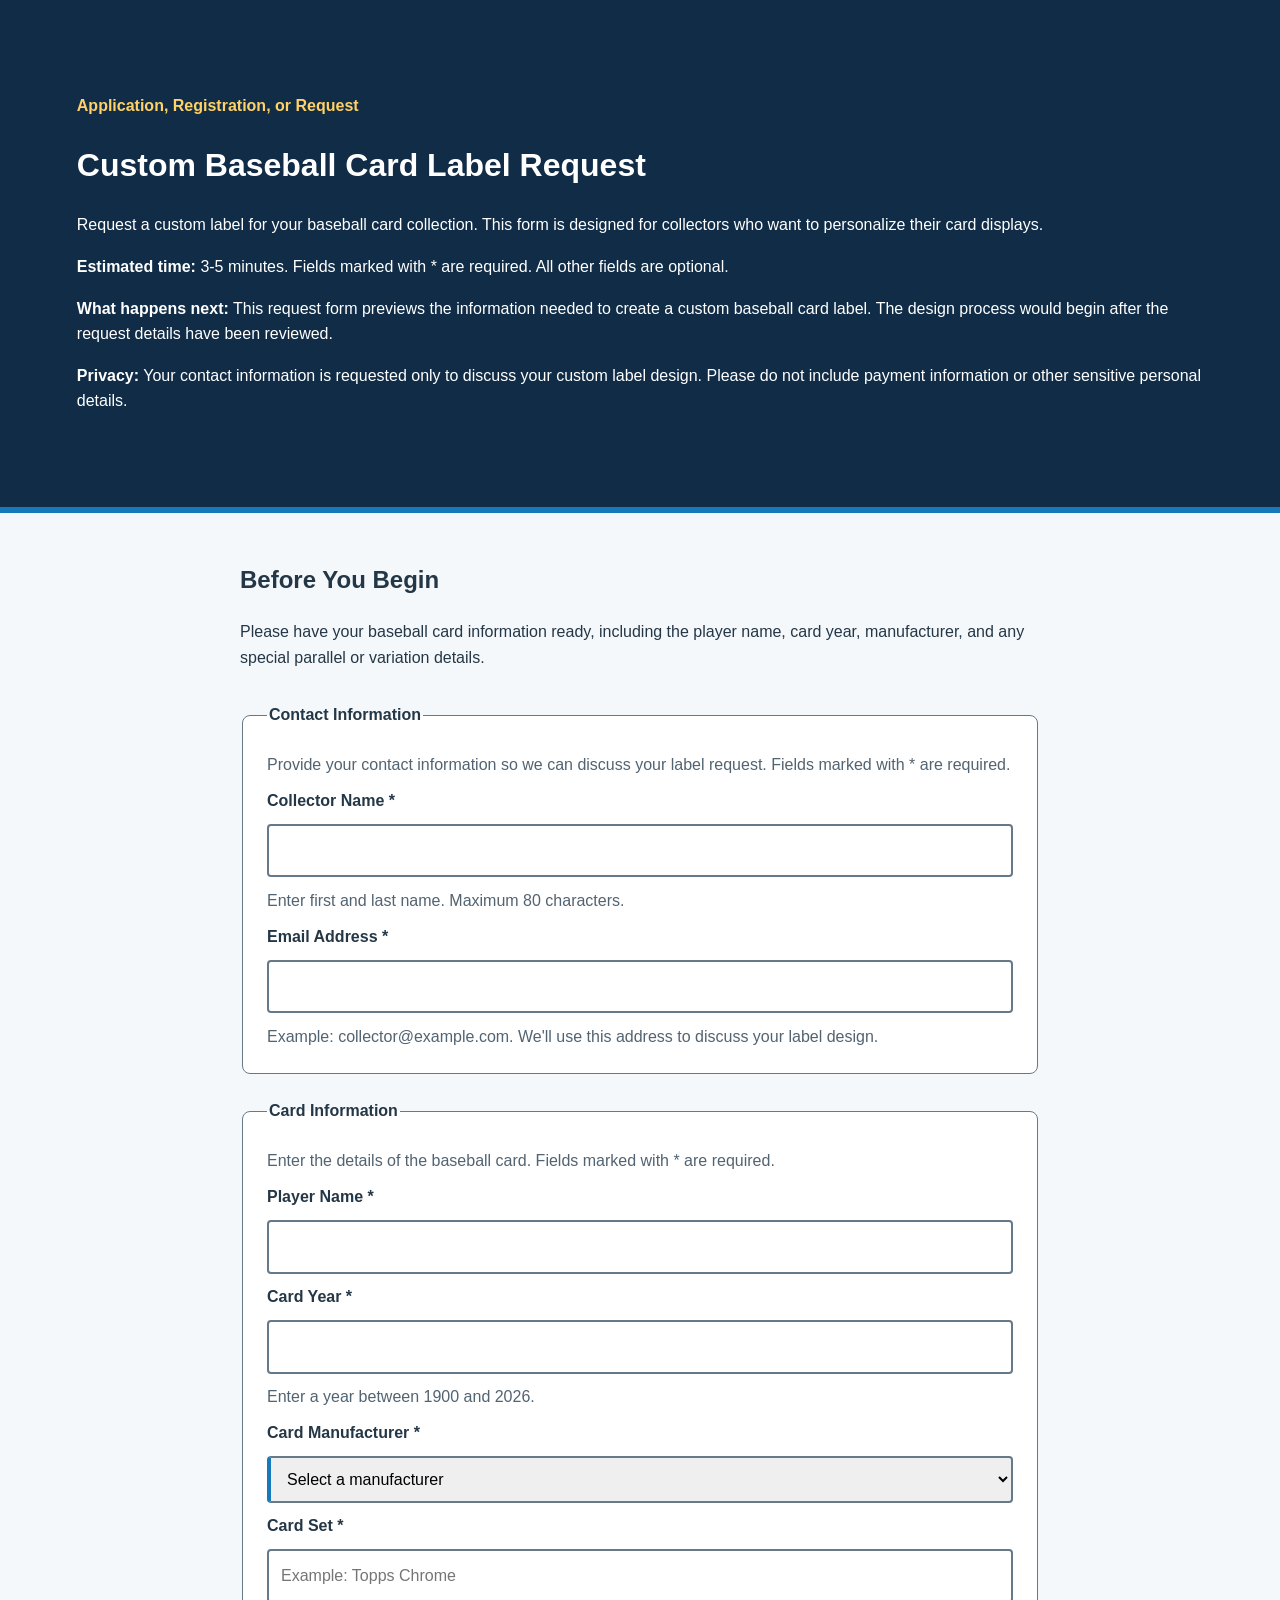
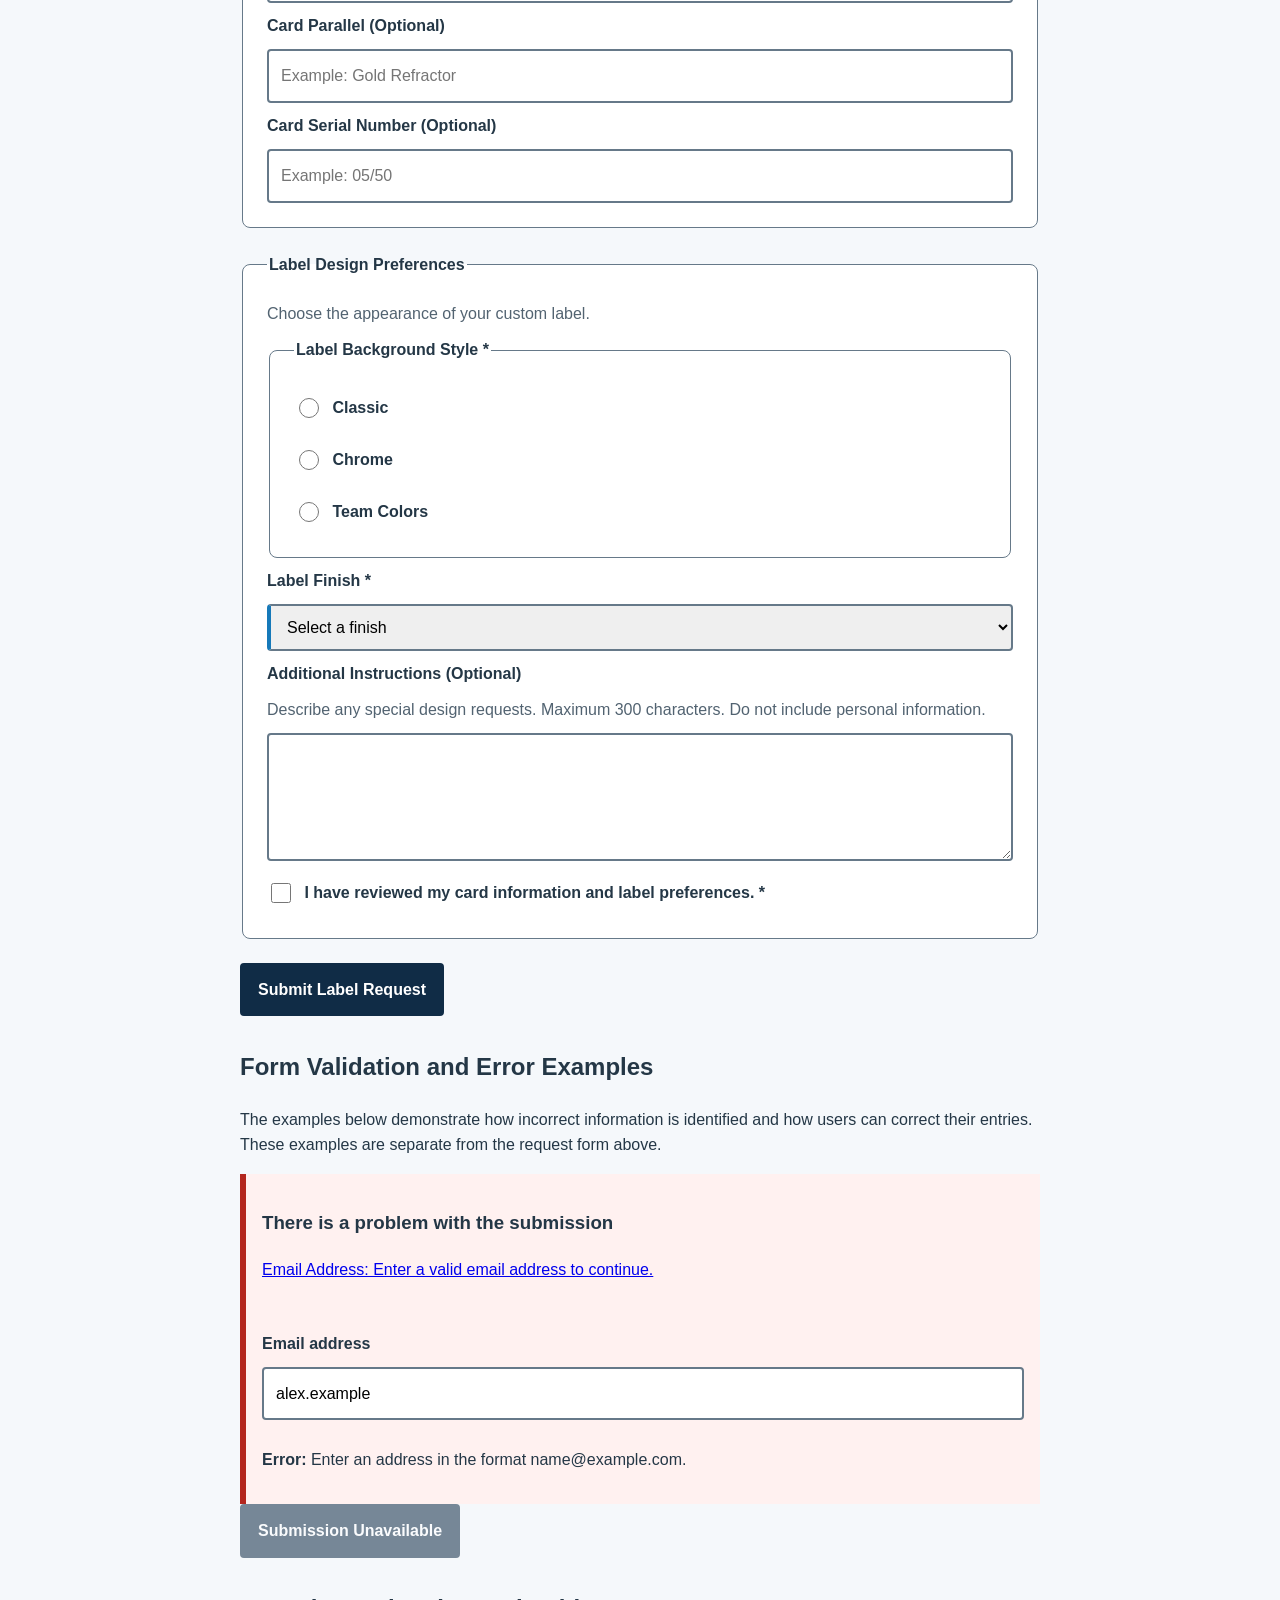
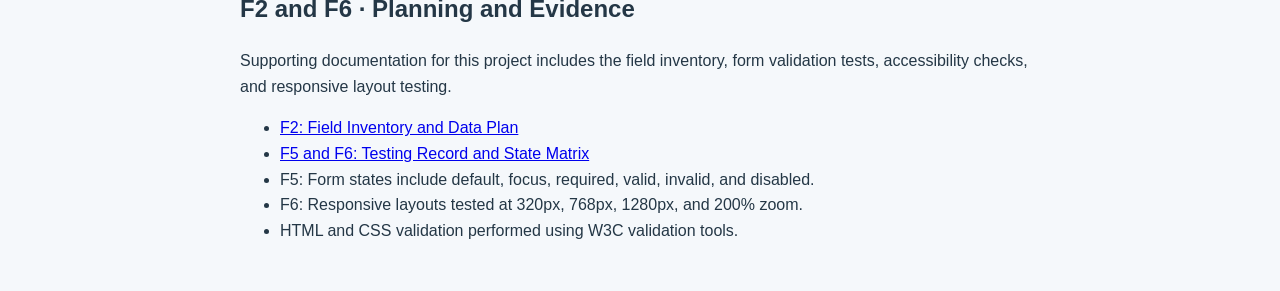
<file: index.html>
<!doctype html>
<html lang="en">

<head>
    <meta charset="utf-8">
    <meta name="viewport" content="width=device-width,initial-scale=1">
    <title>Custom Baseball Card Label Request</title>
    <link rel="stylesheet" href="styles.css">
</head>

<body>
    <header class="page-header">
        <p class="eyebrow">Application, Registration, or Request</p>
        <h1>Custom Baseball Card Label Request</h1>
        <p>
            Request a custom label for your baseball card collection.
            This form is designed for collectors who want to personalize
            their card displays.
        </p>


        <p>
            <strong>Estimated time:</strong> 3-5 minutes.
            Fields marked with * are required. All other fields are optional.
        </p>

        <p>
            <strong>What happens next:</strong>
            This request form previews the information needed
            to create a custom baseball card label.
            The design process would begin after the
            request details have been reviewed.
        </p>

        <p>
            <strong>Privacy:</strong>
            Your contact information is requested only to discuss
            your custom label design. Please do not include
            payment information or other sensitive personal details.
        </p>

    </header>
    <main>
        <section id="expectations">
            <h2>Before You Begin</h2>
            <p>
                Please have your baseball card information ready,
                including the player name, card year, manufacturer,
                and any special parallel or variation details.
            </p>
        </section>
        <form action="about:blank" method="dialog">
            <fieldset>
                <legend>Contact Information</legend>

                <p class="help">
                    Provide your contact information so we can discuss
                    your label request. Fields marked with * are required.
                </p>

                <div class="field">
                    <label for="name">Collector Name *</label>
                    <input id="name" name="collector_name" type="text" autocomplete="name" maxlength="80"
                        aria-describedby="name-help" required>
                    <p class="help" id="name-help">
                        Enter first and last name. Maximum 80 characters.
                    </p>
                </div>

                <div class="field">
                    <label for="email">Email Address *</label>
                    <input id="email" name="email" type="email" autocomplete="email" aria-describedby="email-help"
                        required>
                    <p class="help" id="email-help">
                        Example: collector@example.com.
                        We'll use this address to discuss your label design.
                    </p>
                </div>
            </fieldset>


            <fieldset>
                <legend>Card Information</legend>

                <p class="help">
                    Enter the details of the baseball card.
                    Fields marked with * are required.
                </p>

                <div class="field">
                    <label for="player-name">Player Name *</label>
                    <input id="player-name" name="player_name" type="text" maxlength="80" required>
                </div>

                <div class="field">
                    <label for="card-year">Card Year *</label>
                    <input id="card-year" name="card_year" type="number" min="1900" max="2026" step="1"
                        aria-describedby="year-help" required>
                    <p class="help" id="year-help">
                        Enter a year between 1900 and 2026.
                    </p>
                </div>

                <div class="field">
                    <label for="manufacturer">Card Manufacturer *</label>
                    <select id="manufacturer" name="manufacturer" required>
                        <option value="">Select a manufacturer</option>
                        <option value="topps">Topps</option>
                        <option value="bowman">Bowman</option>
                        <option value="panini">Panini</option>
                        <option value="other">Other</option>
                    </select>
                </div>

                <div class="field">
                    <label for="card-set">Card Set *</label>
                    <input id="card-set" name="card_set" type="text" maxlength="100" placeholder="Example: Topps Chrome"
                        required>
                </div>

                <div class="field">
                    <label for="parallel">Card Parallel (Optional)</label>
                    <input id="parallel" name="parallel" type="text" maxlength="100"
                        placeholder="Example: Gold Refractor">
                </div>

                <div class="field">
                    <label for="serial-number">Card Serial Number (Optional)</label>
                    <input id="serial-number" name="serial_number" type="text" maxlength="30"
                        placeholder="Example: 05/50">
                </div>
            </fieldset>


            <fieldset>
                <legend>Label Design Preferences</legend>

                <p class="help">
                    Choose the appearance of your custom label.
                </p>

                <fieldset>
                    <legend>Label Background Style *</legend>

                    <label class="choice">
                        <input type="radio" name="background_style" value="classic" required>
                        Classic
                    </label>

                    <label class="choice">
                        <input type="radio" name="background_style" value="chrome">
                        Chrome
                    </label>

                    <label class="choice">
                        <input type="radio" name="background_style" value="team_colors">
                        Team Colors
                    </label>
                </fieldset>

                <div class="field">
                    <label for="label-finish">Label Finish *</label>
                    <select id="label-finish" name="label_finish" required>
                        <option value="">Select a finish</option>
                        <option value="matte">Matte</option>
                        <option value="glossy">Glossy</option>
                        <option value="holographic">Holographic</option>
                    </select>
                </div>

                <div class="field">
                    <label for="instructions">
                        Additional Instructions (Optional)
                    </label>
                    <p class="help" id="instructions-help">
                        Describe any special design requests.
                        Maximum 300 characters. Do not include personal information.
                    </p>
                    <textarea id="instructions" name="instructions" maxlength="300"
                        aria-describedby="instructions-help"></textarea>
                </div>

                <label class="choice">
                    <input type="checkbox" name="acknowledgment" value="confirmed" required>
                    I have reviewed my card information and label preferences. *
                </label>
            </fieldset>

            <button type="submit">Submit Label Request</button>
        </form>

        <section id="states">

            <h2>Form Validation and Error Examples</h2>
            <p>
                The examples below demonstrate how incorrect information
                is identified and how users can correct their entries.
                These examples are separate from the request form above.
            </p>

            <div class="error-summary">
                <h3>There is a problem with the submission</h3>
                <p>
                    <a href="#error-example">
                        Email Address: Enter a valid email address to continue.
                    </a>
                </p>
            </div>
            <div class="field field-error">
                <label for="error-example">Email address</label>
                <input id="error-example" type="email" value="alex.example" aria-invalid="true"
                    aria-describedby="error-message">
                <p id="error-message"><strong>Error:</strong> Enter an address in the format name@example.com.</p>
            </div>
            <button type="button" disabled>Submission Unavailable</button>
        </section>

        <section id="documentation">
            <h2>F2 and F6 · Planning and Evidence</h2>

            <p>
                Supporting documentation for this project includes
                the field inventory, form validation tests,
                accessibility checks, and responsive layout testing.
            </p>

            <ul>
                <li>
                    <a href="field-inventory-template.html">
                        F2: Field Inventory and Data Plan
                    </a>
                </li>
                <li>
                    <a href="testing-record.html">
                        F5 and F6: Testing Record and State Matrix
                    </a>
                </li>
                <li>
                    F5: Form states include default, focus,
                    required, valid, invalid, and disabled.
                </li>
                <li>
                    F6: Responsive layouts tested at 320px,
                    768px, 1280px, and 200% zoom.
                </li>
                <li>
                    HTML and CSS validation performed using
                    W3C validation tools.
                </li>
            </ul>
        </section>

    </main>
</body>

</html>
</file>
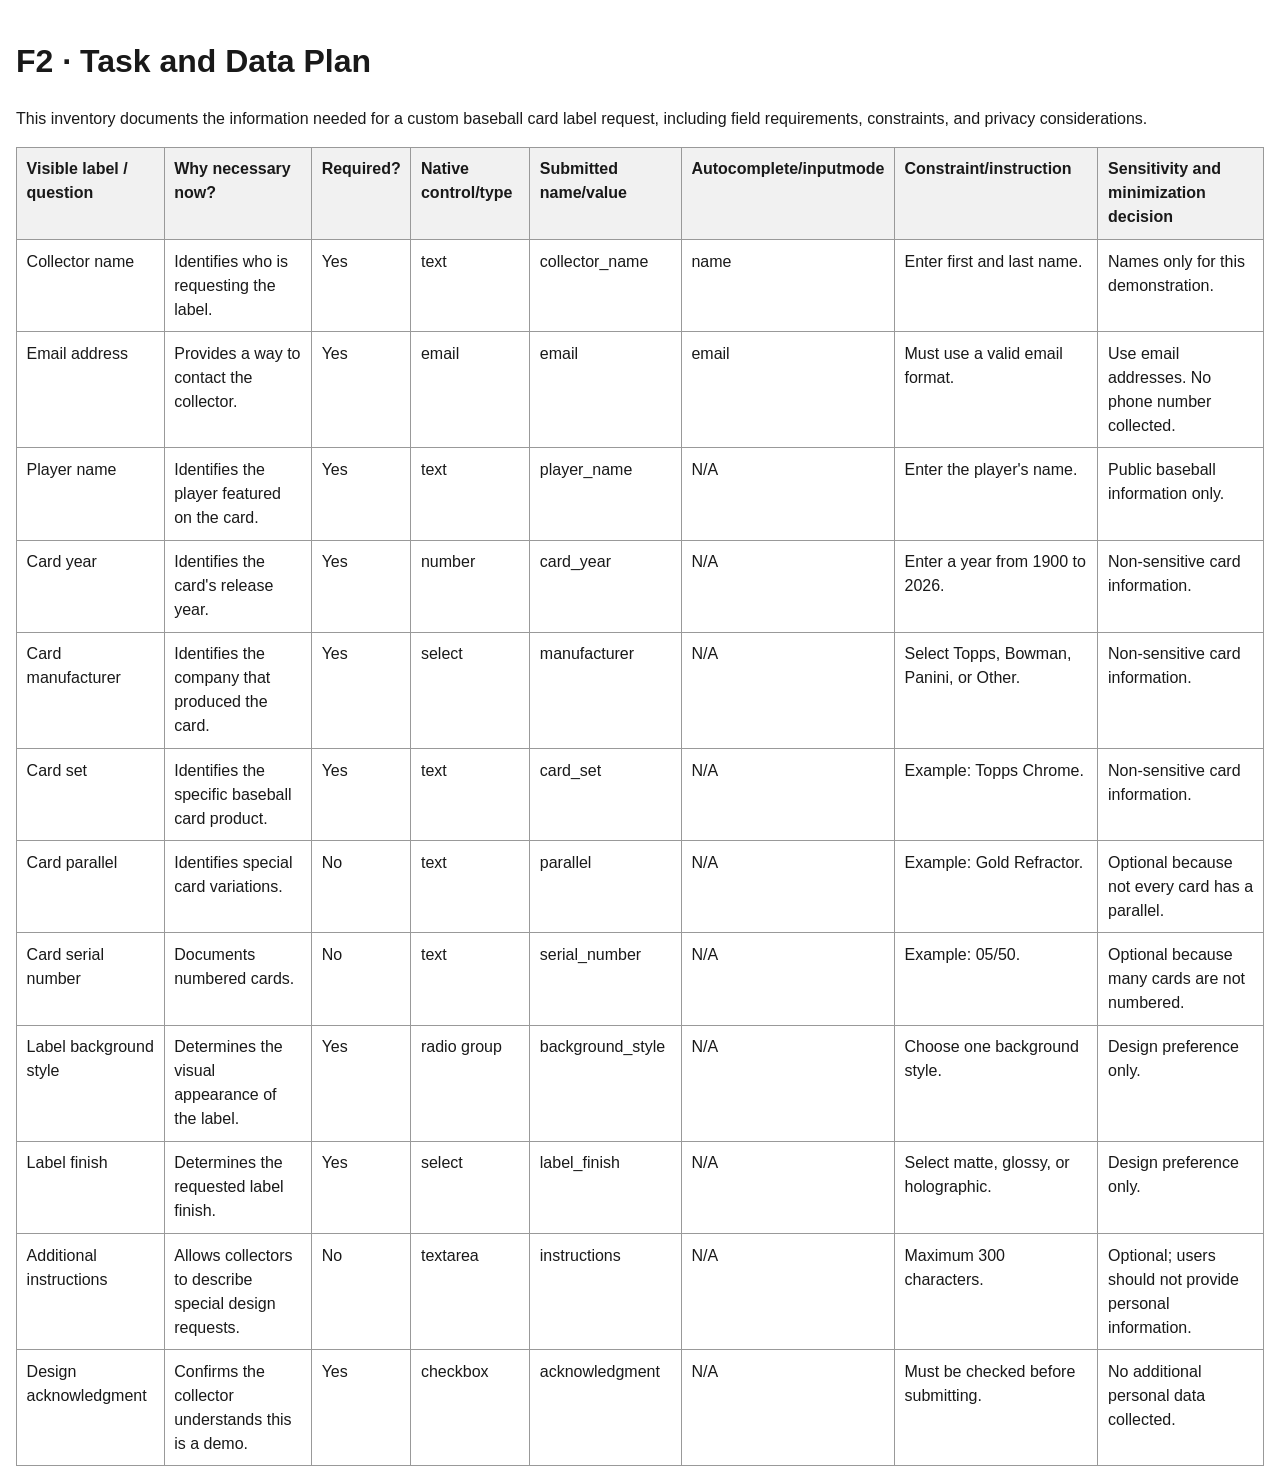
<file: field-inventory-template.html>
<!doctype html>
<html lang="en">

<head>
    <meta charset="utf-8">
    <meta name="viewport" content="width=device-width,initial-scale=1">
    <title>Field Inventory</title>
    <style>
        body {
            font-family: Arial, sans-serif;
            line-height: 1.5;
            max-width: 80rem;
            margin: auto;
            padding: 1rem;
            color: #191919;
        }

        table {
            width: 100%;
            border-collapse: collapse;
        }

        th,
        td {
            padding: .6rem;
            border: 1px solid #999;
            text-align: left;
            vertical-align: top;
        }

        th {
            background: #f1f1f1;
        }
    </style>
</head>

<body>
    <h1>F2 · Task and Data Plan</h1>
    <p>
        This inventory documents the information needed for a
        custom baseball card label request, including
        field requirements, constraints, and privacy considerations.
    </p>
    <table>
        <thead>
            <tr>
                <th>Visible label / question</th>
                <th>Why necessary now?</th>
                <th>Required?</th>
                <th>Native control/type</th>
                <th>Submitted name/value</th>
                <th>Autocomplete/inputmode</th>
                <th>Constraint/instruction</th>
                <th>Sensitivity and minimization decision</th>
            </tr>
        </thead>
        <tbody>

        <tbody>
            <tr>
                <td>Collector name</td>
                <td>Identifies who is requesting the label.</td>
                <td>Yes</td>
                <td>text</td>
                <td>collector_name</td>
                <td>name</td>
                <td>Enter first and last name.</td>
                <td>Names only for this demonstration.</td>
            </tr>
            <tr>
                <td>Email address</td>
                <td>Provides a way to contact the collector.</td>
                <td>Yes</td>
                <td>email</td>
                <td>email</td>
                <td>email</td>
                <td>Must use a valid email format.</td>
                <td>Use email addresses. No phone number collected.</td>
            </tr>
            <tr>
                <td>Player name</td>
                <td>Identifies the player featured on the card.</td>
                <td>Yes</td>
                <td>text</td>
                <td>player_name</td>
                <td>N/A</td>
                <td>Enter the player's name.</td>
                <td>Public baseball information only.</td>
            </tr>
            <tr>
                <td>Card year</td>
                <td>Identifies the card's release year.</td>
                <td>Yes</td>
                <td>number</td>
                <td>card_year</td>
                <td>N/A</td>
                <td>Enter a year from 1900 to 2026.</td>
                <td>Non-sensitive card information.</td>
            </tr>
            <tr>
                <td>Card manufacturer</td>
                <td>Identifies the company that produced the card.</td>
                <td>Yes</td>
                <td>select</td>
                <td>manufacturer</td>
                <td>N/A</td>
                <td>Select Topps, Bowman, Panini, or Other.</td>
                <td>Non-sensitive card information.</td>
            </tr>
            <tr>
                <td>Card set</td>
                <td>Identifies the specific baseball card product.</td>
                <td>Yes</td>
                <td>text</td>
                <td>card_set</td>
                <td>N/A</td>
                <td>Example: Topps Chrome.</td>
                <td>Non-sensitive card information.</td>
            </tr>
            <tr>
                <td>Card parallel</td>
                <td>Identifies special card variations.</td>
                <td>No</td>
                <td>text</td>
                <td>parallel</td>
                <td>N/A</td>
                <td>Example: Gold Refractor.</td>
                <td>Optional because not every card has a parallel.</td>
            </tr>
            <tr>
                <td>Card serial number</td>
                <td>Documents numbered cards.</td>
                <td>No</td>
                <td>text</td>
                <td>serial_number</td>
                <td>N/A</td>
                <td>Example: 05/50.</td>
                <td>Optional because many cards are not numbered.</td>
            </tr>
            <tr>
                <td>Label background style</td>
                <td>Determines the visual appearance of the label.</td>
                <td>Yes</td>
                <td>radio group</td>
                <td>background_style</td>
                <td>N/A</td>
                <td>Choose one background style.</td>
                <td>Design preference only.</td>
            </tr>
            <tr>
                <td>Label finish</td>
                <td>Determines the requested label finish.</td>
                <td>Yes</td>
                <td>select</td>
                <td>label_finish</td>
                <td>N/A</td>
                <td>Select matte, glossy, or holographic.</td>
                <td>Design preference only.</td>
            </tr>
            <tr>
                <td>Additional instructions</td>
                <td>Allows collectors to describe special design requests.</td>
                <td>No</td>
                <td>textarea</td>
                <td>instructions</td>
                <td>N/A</td>
                <td>Maximum 300 characters.</td>
                <td>Optional; users should not provide personal information.</td>
            </tr>
            <tr>
                <td>Design acknowledgment</td>
                <td>Confirms the collector understands this is a demo.</td>
                <td>Yes</td>
                <td>checkbox</td>
                <td>acknowledgment</td>
                <td>N/A</td>
                <td>Must be checked before submitting.</td>
                <td>No additional personal data collected.</td>
            </tr>
    </table>
</body>

</html>
</file>
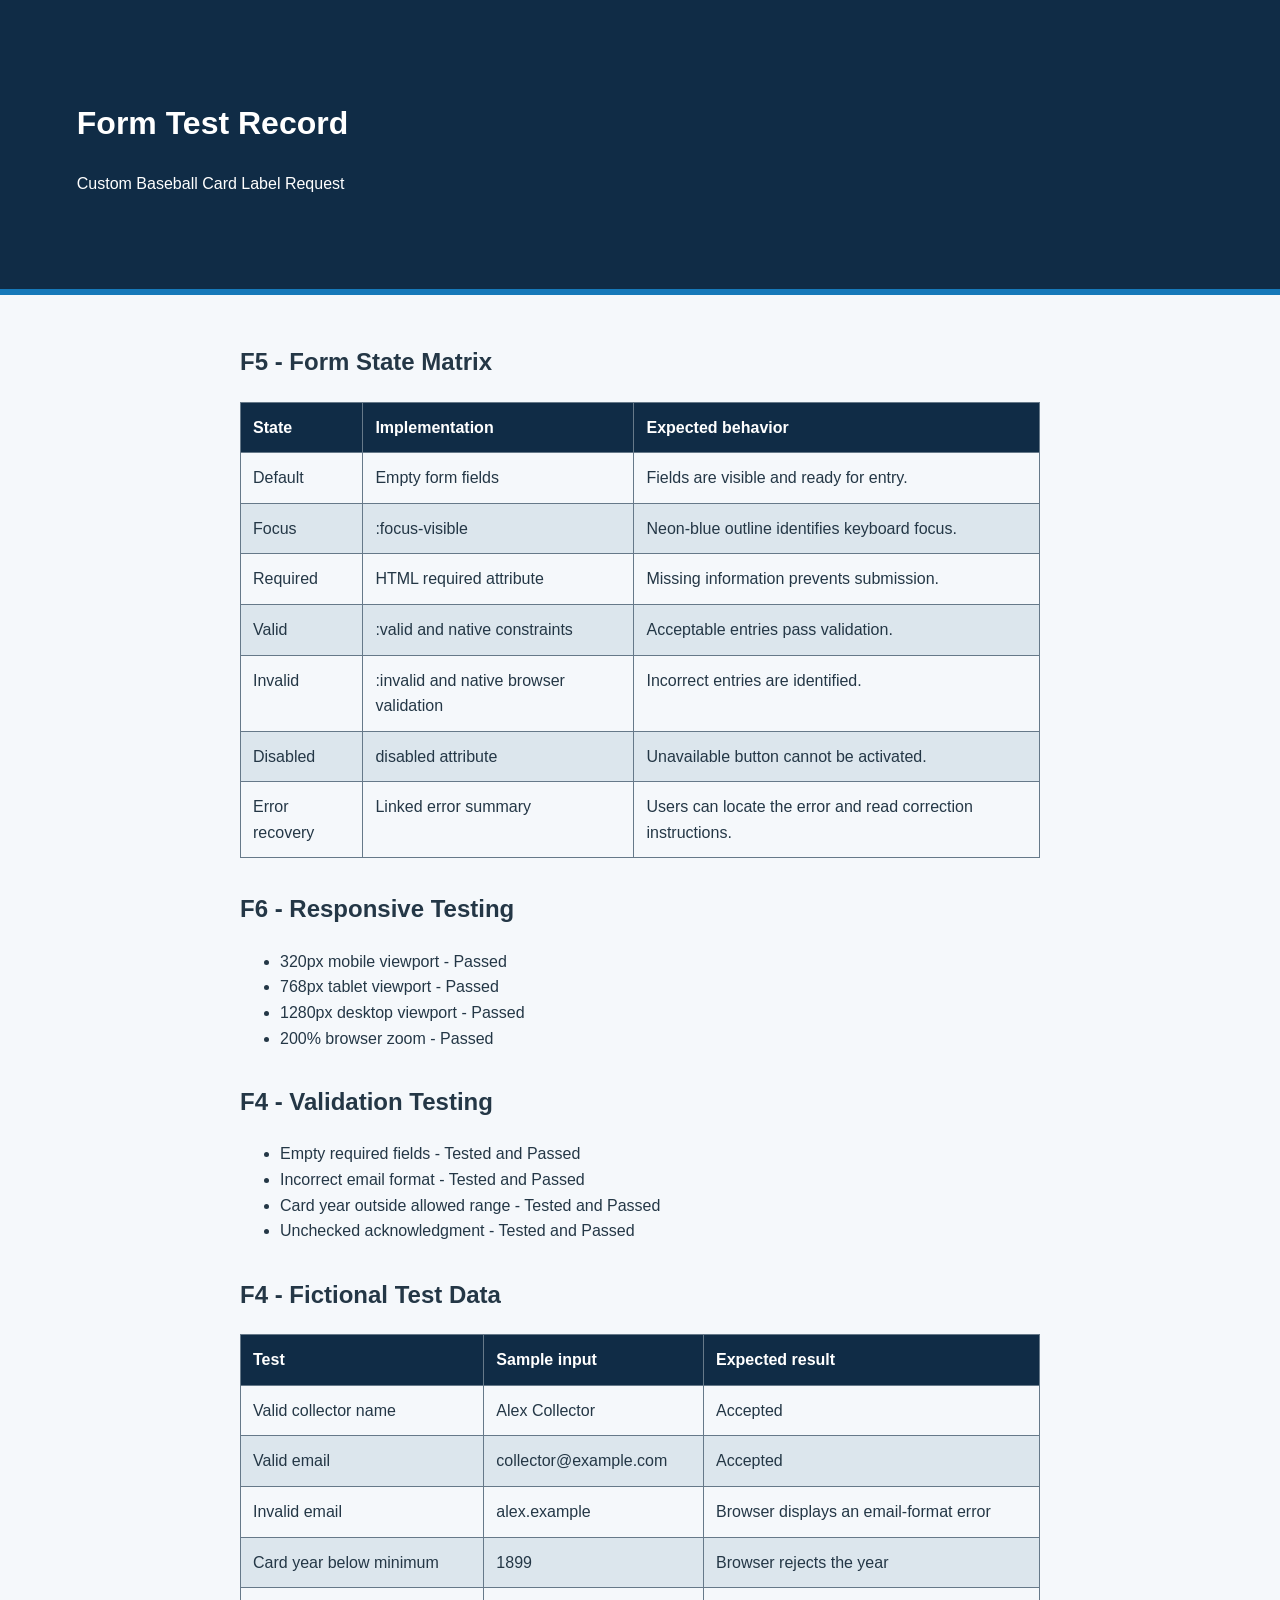
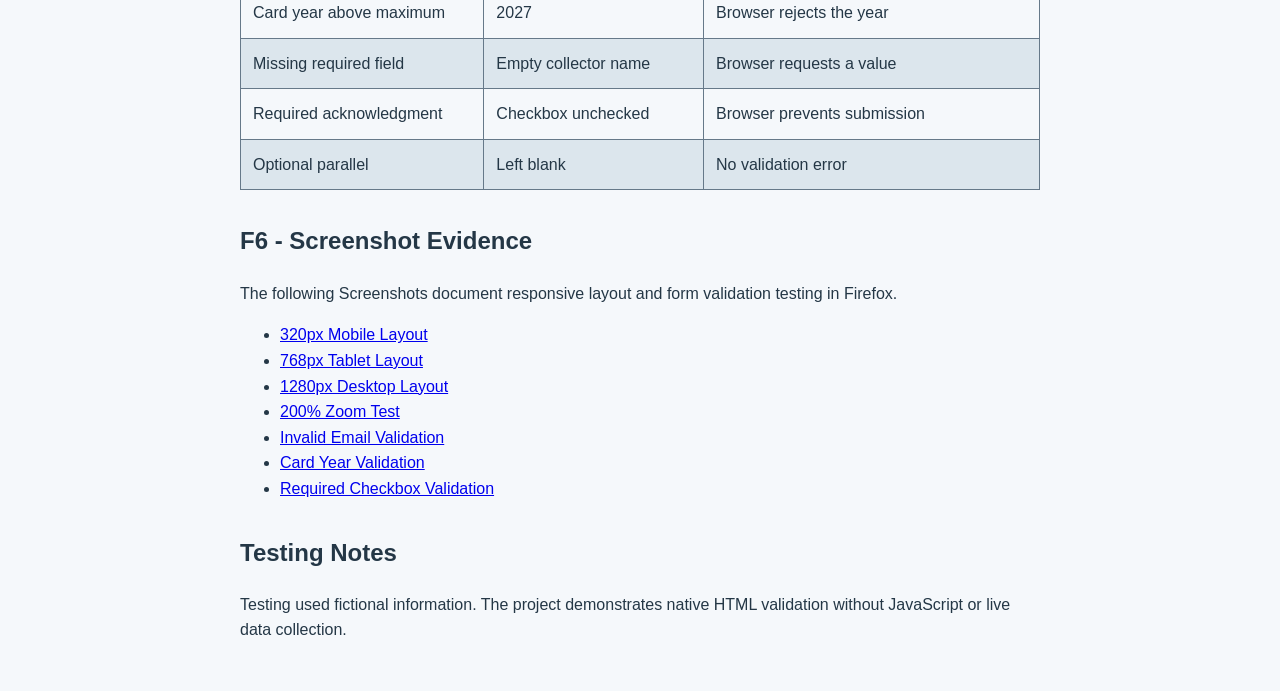
<file: testing-record.html>
<!doctype html>
<html lang="en">
<head>
    <meta charset="utf-8">
    <meta name="viewport" content="width=device-width, initial-scale=1">
    <title>Form Test Record</title>
    <link rel="stylesheet" href="styles.css">
</head>
<body>
    <header class="page-header">
        <h1>Form Test Record</h1>
        <p>Custom Baseball Card Label Request</p>
    </header>

    <main>
        <section>
            <h2>F5 - Form State Matrix</h2>
            <table>
                <thead>
                    <tr>
                        <th>State</th>
                        <th>Implementation</th>
                        <th>Expected behavior</th>
                    </tr>
                </thead>
                <tbody>
                    <tr>
                        <td>Default</td>
                        <td>Empty form fields</td>
                        <td>Fields are visible and ready for entry.</td>
                    </tr>
                    <tr>
                        <td>Focus</td>
                        <td>:focus-visible</td>
                        <td>Neon-blue outline identifies keyboard focus.</td>
                    </tr>
                    <tr>
                        <td>Required</td>
                        <td>HTML required attribute</td>
                        <td>Missing information prevents submission.</td>
                    </tr>
                    <tr>
                        <td>Valid</td>
                        <td>:valid and native constraints</td>
                        <td>Acceptable entries pass validation.</td>
                    </tr>
                    <tr>
                        <td>Invalid</td>
                        <td>:invalid and native browser validation</td>
                        <td>Incorrect entries are identified.</td>
                    </tr>
                    <tr>
                        <td>Disabled</td>
                        <td>disabled attribute</td>
                        <td>Unavailable button cannot be activated.</td>
                    </tr>
                    <tr>
                        <td>Error recovery</td>
                        <td>Linked error summary</td>
                        <td>Users can locate the error and read correction instructions.</td>
                    </tr>
                </tbody>
            </table>
        </section>

        <section>
            <h2>F6 - Responsive Testing</h2>
            <ul>
                <li>320px mobile viewport - Passed</li>
                <li>768px tablet viewport - Passed</li>
                <li>1280px desktop viewport - Passed</li>
                <li>200% browser zoom - Passed</li>
            </ul>
        </section>

        <section>
            <h2>F4 - Validation Testing</h2>
            <ul>
                <li>Empty required fields - Tested and Passed</li>
                <li>Incorrect email format - Tested and Passed</li>
                <li>Card year outside allowed range - Tested and Passed</li>
                <li>Unchecked acknowledgment - Tested and Passed</li>
            </ul>
        </section>

<section>
    <h2>F4 - Fictional Test Data</h2>

    <table>
        <thead>
            <tr>
                <th>Test</th>
                <th>Sample input</th>
                <th>Expected result</th>
            </tr>
        </thead>
        <tbody>
            <tr>
                <td>Valid collector name</td>
                <td>Alex Collector</td>
                <td>Accepted</td>
            </tr>
            <tr>
                <td>Valid email</td>
                <td>collector@example.com</td>
                <td>Accepted</td>
            </tr>
            <tr>
                <td>Invalid email</td>
                <td>alex.example</td>
                <td>Browser displays an email-format error</td>
            </tr>
            <tr>
                <td>Card year below minimum</td>
                <td>1899</td>
                <td>Browser rejects the year</td>
            </tr>
            <tr>
                <td>Card year above maximum</td>
                <td>2027</td>
                <td>Browser rejects the year</td>
            </tr>
            <tr>
                <td>Missing required field</td>
                <td>Empty collector name</td>
                <td>Browser requests a value</td>
            </tr>
            <tr>
                <td>Required acknowledgment</td>
                <td>Checkbox unchecked</td>
                <td>Browser prevents submission</td>
            </tr>
            <tr>
                <td>Optional parallel</td>
                <td>Left blank</td>
                <td>No validation error</td>
            </tr>
        </tbody>
    </table>
</section>

<section id="Screenshots">
    <h2>F6 - Screenshot Evidence</h2>

    <p>
        The following Screenshots document responsive
        layout and form validation testing in Firefox.
    </p>

    <ul>
        <li>
            <a href="Screenshots/320px-test.png">
                320px Mobile Layout
            </a>
        </li>
        <li>
            <a href="Screenshots/768px-test.png">
                768px Tablet Layout
            </a>
        </li>
        <li>
            <a href="Screenshots/1280px-test.png">
                1280px Desktop Layout
            </a>
        </li>
        <li>
            <a href="Screenshots/200-zoom.png">
                200% Zoom Test
            </a>
        </li>
        <li>
            <a href="Screenshots/invalid-email.png">
                Invalid Email Validation
            </a>
        </li>
        <li>
            <a href="Screenshots/invalid-year.png">
                Card Year Validation
            </a>
        </li>
        <li>
            <a href="Screenshots/checkbox-test.png">
                Required Checkbox Validation
            </a>
        </li>
    </ul>
</section>

        <section>
            <h2>Testing Notes</h2>
            <p>
                Testing used fictional information. The project
                demonstrates native HTML validation without
                JavaScript or live data collection.
            </p>
        </section>
    </main>
</body>
</html>
</file>
<file: styles.css>
:root {
    --color-text: #243746;
    --color-surface: #f5f8fb;
    --color-action: #102c46;
    --color-accent: #ffd166;
    --color-border: #667989;
    --color-error: #b3261e;
    --color-muted: #526371;
    --color-chrome: #1679b9;
    --color-silver: #dce6ed;
    --color-focus: #00bfff;
    --space-3: 1rem;
    --radius: .5rem;
    --measure: 68ch;
}

*,
*::before,
*::after {
    box-sizing: border-box;
}

body {
    margin: 0;
    color: var(--color-text);
    background: var(--color-surface);
    font-family: Arial, sans-serif;
    line-height: 1.6;
}

.page-header {
    padding: clamp(2rem, 6vw, 5rem);
    background: var(--color-action);
    color: #fff;
    border-bottom: 6px solid var(--color-chrome);
}

.eyebrow {
    color: var(--color-accent);
    font-weight: 700;
}

.lede {
    max-width: var(--measure);
    font-size: 1.25rem;
}

main {
    max-width: 52rem;
    margin: auto;
    padding: var(--space-3);
}

section,
form {
    margin-block: 2rem;
}

form,
fieldset,
.field {
    display: grid;
    gap: .65rem;
}

form {
    gap: 1.5rem;
}

fieldset {
    padding: 1.5rem;
    border: 1px solid var(--color-border);
    border-radius: var(--radius);
    background: #fff;
}

legend,
label {
    font-weight: 700;
}

.help {
    margin: 0;
    color: var(--color-muted);
}

input,
select,
textarea,
button {
    font: inherit;
}

input:not([type="radio"]):not([type="checkbox"]),
select,
textarea {
    width: 100%;
    padding: .75rem;
    border: 2px solid var(--color-border);
    border-radius: .25rem;
}

textarea {
    min-height: 8rem;
    resize: vertical;
}

.choice {
    display: flex;
    gap: .65rem;
    align-items: flex-start;
    padding: .5rem 0;
}

.choice input {
    inline-size: 1.25rem;
    block-size: 1.25rem;
}

button {
    justify-self: start;
    min-height: 44px;
    padding: .75rem 1rem;
    background: var(--color-action);
    color: #fff;
    border: 2px solid var(--color-action);
    border-radius: .25rem;
    font-weight: 700;
}

:focus-visible {
    outline: 3px solid var(--color-focus);
    outline-offset: 3px;
}

.error-summary,
.field-error {
    padding: 1rem;
    border-left: .4rem solid var(--color-error);
    background: #fff1f0;
}

.field-error input {
    border-color: var(--color-error);
}

button:disabled {
    opacity: .55;
    cursor: not-allowed;
}

@media (min-width:48rem) {
    .paired-fields {
        display: grid;
        grid-template-columns: 1fr 1fr;
        gap: 1rem;
    }
}


/* F5: Required field indicators */
input:required,
select:required {
    border-left: 4px solid var(--color-chrome);
}

/* F5: Valid entries after user interaction */
input:not([type="radio"]):not([type="checkbox"]):required:valid:not(:placeholder-shown),
select:required:valid {
    border-color: #287a54;
}

/* F5: Invalid entries after user interaction */
input:not([type="radio"]):not([type="checkbox"]):focus:invalid,
select:focus:invalid,
textarea:focus:invalid {
    border-color: var(--color-error);
}

/* F5: Neon blue keyboard focus */
input:focus-visible,
select:focus-visible,
textarea:focus-visible,
button:focus-visible {
    outline: 3px solid var(--color-focus);
    outline-offset: 3px;
}

/* F5: Button hover */
button:not(:disabled):hover {
    background: var(--color-chrome);
    border-color: var(--color-action);
    cursor: pointer;
}

/* F5: Disabled controls */
button:disabled {
    opacity: .55;
    cursor: not-allowed;
}

/* F6: Responsive adjustments */
@media (max-width: 480px) {
    .page-header {
        padding: 1.5rem;
    }

    fieldset {
        padding: 1rem;
        min-width: 0;
    }

    input, select, textarea {
        max-width: 100%;
    }
}
/* Keep focused fields and labels visible when scrolling */
input,
select,
textarea {
    scroll-margin-top: 5rem;
}


/* F6: Test record table styling */
table {
    width: 100%;
    border-collapse: collapse;
    margin-block: 1rem;
}

th,
td {
    padding: .75rem;
    border: 1px solid var(--color-border);
    text-align: left;
    vertical-align: top;
}

th {
    background: var(--color-action);
    color: #fff;
}

tbody tr:nth-child(even) {
    background: var(--color-silver);
}

/* Allow long tables to scroll on narrow screens */
@media (max-width: 600px) {
    table {
        display: block;
        overflow-x: auto;
    }
}
</file>
